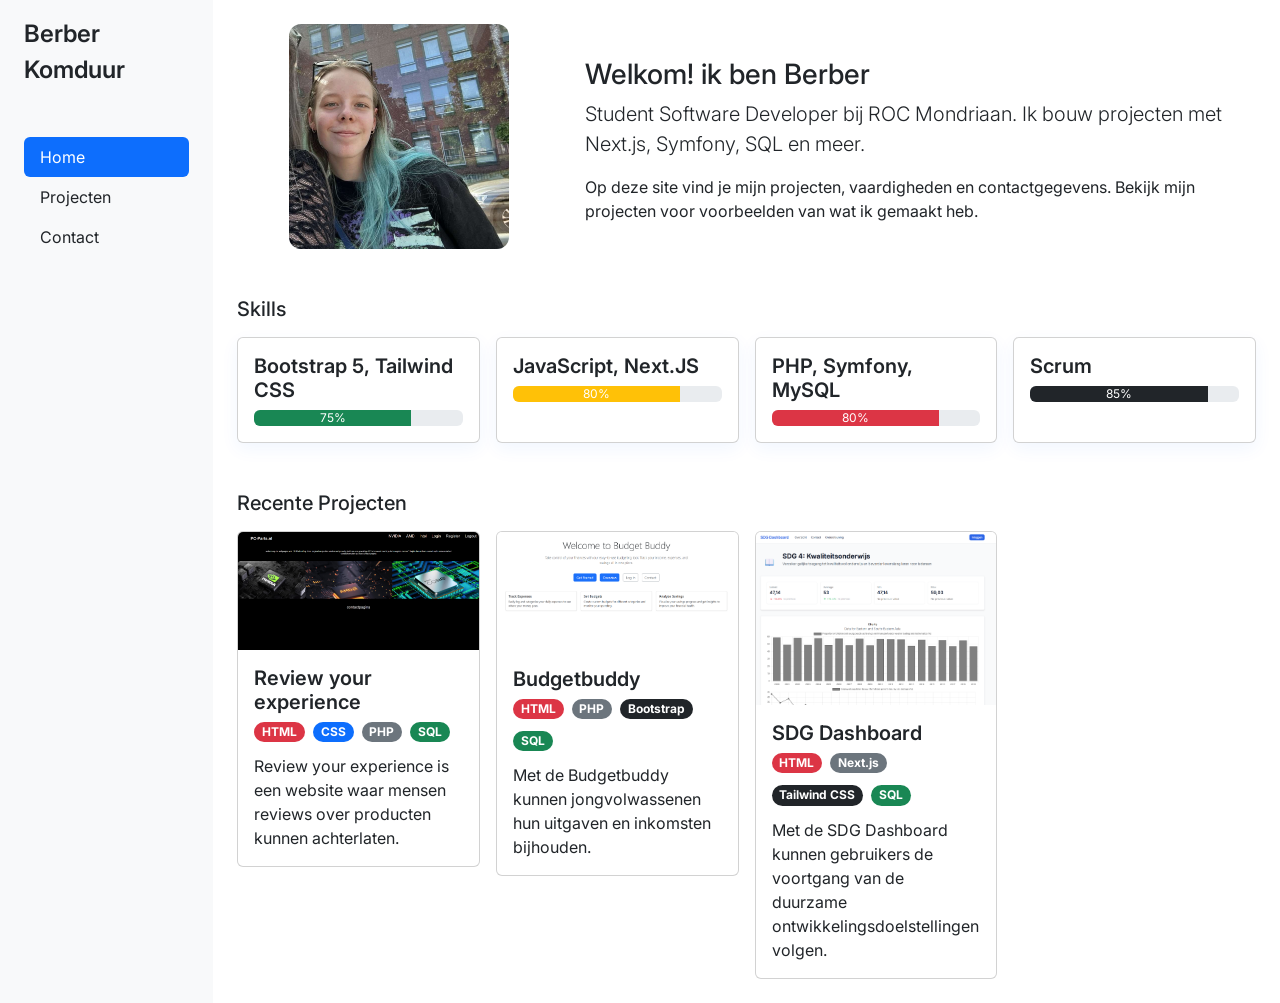
<file: index.html>
<!DOCTYPE html>
<html lang="nl">

<head>
  <meta charset="UTF-8">
  <meta name="viewport" content="width=device-width, initial-scale=1.0">
  <link href="https://cdn.jsdelivr.net/npm/bootstrap@5.3.6/dist/css/bootstrap.min.css" rel="stylesheet">
  <script src="https://cdn.jsdelivr.net/npm/bootstrap@5.3.6/dist/js/bootstrap.bundle.min.js"></script>
  <link rel="stylesheet" href="css/style.css">
  <title>Berber Komduur — Portfolio</title>
</head>

<body>
  <div class="container-fluid">
    <div class="row flex-nowrap">
      <aside class="col-auto col-md-3 col-xl-2 px-sm-2 px-0 sidebar d-none d-md-block">
        <div class="d-flex flex-column align-items-sm-start px-3 pt-3 text-dark">
          <a href="index.html" class="d-flex align-items-center mb-3 text-dark text-decoration-none">
            <span class="fs-4 fw-semibold">Berber Komduur</span>
          </a>
          <hr>
          <ul class="nav nav-pills flex-column mb-auto w-100">
            <li class="nav-item">
              <a href="index.html" class="nav-link active">Home</a>
            </li>
            <li>
              <a href="projecten.html" class="nav-link link-dark">Projecten</a>
            </li>
            <li>
              <a href="contact.html" class="nav-link link-dark">Contact</a>
            </li>
          </ul>
        </div>
      </aside>

      <main class="col py-4">
        <!-- mobile menu toggle -->
        <div class="container d-md-none mb-2">
          <button class="btn btn-outline-primary" type="button" data-bs-toggle="offcanvas" data-bs-target="#offcanvasSidebar" aria-controls="offcanvasSidebar">Menu</button>
        </div>
        <!-- offcanvas sidebar for small screens -->
        <div class="offcanvas offcanvas-start" tabindex="-1" id="offcanvasSidebar" aria-labelledby="offcanvasSidebarLabel">
          <div class="offcanvas-header">
            <h5 class="offcanvas-title" id="offcanvasSidebarLabel">Berber Komduur</h5>
            <button type="button" class="btn-close text-reset" data-bs-dismiss="offcanvas" aria-label="Close"></button>
          </div>
          <div class="offcanvas-body p-0">
            <nav class="nav nav-pills flex-column mb-0 p-3">
              <a href="index.html" class="nav-link active">Home</a>
              <a href="projecten.html" class="nav-link">Projecten</a>
              <a href="contact.html" class="nav-link">Contact</a>
            </nav>
          </div>
        </div>

        <div class="container">
          <div class="row align-items-center">
            <div class="col-lg-4 text-center mb-4">
              <img src="img/me.png" alt="Berber Komduur" class="img-fluid profile-img">
            </div>
            <div class="col-lg-8">
              <h1 class="h3 mb-2">Welkom! ik ben Berber</h1>
              <p class="lead mb-3">Student Software Developer bij ROC Mondriaan. Ik bouw projecten met Next.js, Symfony, SQL en meer.</p>
              <p>Op deze site vind je mijn projecten, vaardigheden en contactgegevens. Bekijk mijn projecten voor
                voorbeelden van wat ik gemaakt heb.</p>
            </div>
          </div>

          <section class="mt-4">
            <h5 class="h5 mb-3">Skills</h5>
            <div class="row g-3">
              <div class="col-sm-6 col-md-4 col-lg-3">
                <div class="card skill-card h-100">
                  <div class="card-body">
                    <h5 class="card-title">Bootstrap 5, Tailwind CSS</h5>
                    <div class="progress">
                      <div class="progress-bar bg-success" role="progressbar" style="width: 75%" aria-valuenow="75" aria-valuemin="0" aria-valuemax="100">75%</div>
                    </div>
                  </div>
                </div>
              </div>
              <div class="col-sm-6 col-md-4 col-lg-3">
                <div class="card skill-card h-100">
                  <div class="card-body">
                    <h5 class="card-title">JavaScript, Next.JS</h5>
                    <div class="progress">
                      <div class="progress-bar bg-warning" role="progressbar" style="width: 80%" aria-valuenow="80" aria-valuemin="0" aria-valuemax="100">80%</div>
                    </div>
                  </div>
                </div>
              </div>
              <div class="col-sm-6 col-md-4 col-lg-3">
                <div class="card skill-card h-100">
                  <div class="card-body">
                    <h5 class="card-title">PHP, Symfony, MySQL</h5>
                    <div class="progress">
                      <div class="progress-bar bg-danger" role="progressbar" style="width: 80%" aria-valuenow="80" aria-valuemin="0" aria-valuemax="100">80%</div>
                    </div>
                  </div>
                </div>
              </div>
              <div class="col-sm-6 col-md-4 col-lg-3">
                <div class="card skill-card h-100">
                  <div class="card-body">
                    <h5 class="card-title">Scrum</h5>
                    <div class="progress">
                      <div class="progress-bar bg-dark" role="progressbar" style="width: 85%" aria-valuenow="85" aria-valuemin="0" aria-valuemax="100">85%</div>
                    </div>
                  </div>
                </div>
              </div>
            </div>
          </section>

          <section class="mt-5">
            <h5 class="h5 mb-3">Recente Projecten</h5>
            <div class="row row-cols-1 row-cols-md-2 row-cols-xl-4 g-3">
              <div class="col">
                <div class="card h-auto" data-tech="html css php sql">
                  <img src="img/pcparts.PNG" class="card-img-top" alt="Review your experience">
                  <div class="card-body">
                    <h5 class="card-title">Review your experience</h5>
                    <div class="label-badges mb-2">
                      <span class="badge rounded-pill bg-danger">HTML</span>
                      <span class="badge rounded-pill bg-primary">CSS</span>
                      <span class="badge rounded-pill bg-secondary">PHP</span>
                      <span class="badge rounded-pill bg-success">SQL</span>
                    </div>
                    <p class="card-text">Review your experience is een website waar mensen reviews over producten kunnen achterlaten.

                    </p>
                  </div>
                </div>
              </div>
              <div class="col">
                <div class="card h-auto" data-tech="html php bootstrap sql">
                  <img src="img/budgetbuddy.png" class="card-img-top" alt="Budgetbuddy">
                  <div class="card-body">
                    <h5 class="card-title">Budgetbuddy</h5>
                    <div class="label-badges mb-2">
                      <span class="badge rounded-pill bg-danger">HTML</span>
                      <span class="badge rounded-pill bg-secondary">PHP</span>
                      <span class="badge rounded-pill bg-dark">Bootstrap</span>
                      <span class="badge rounded-pill bg-success">SQL</span>
                    </div>
                    <p class="card-text">Met de Budgetbuddy kunnen jongvolwassenen hun uitgaven en inkomsten bijhouden. 

                    </p>
                  </div>
                </div>
              </div>
              <div class="col">
                <div class="card h-auto" data-tech="html php sql nextjs tailwind">
                  <img src="img/sdgdashboard.png" class="card-img-top" alt="SDG Dashboard">
                  <div class="card-body">
                    <h5 class="card-title">SDG Dashboard</h5>
                    <div class="label-badges mb-2">
                      <span class="badge rounded-pill bg-danger">HTML</span>
                      <span class="badge rounded-pill bg-secondary">Next.js</span>
                      <span class="badge rounded-pill bg-dark">Tailwind CSS</span>
                      <span class="badge rounded-pill bg-success">SQL</span>
                    </div>
                    <p class="card-text">Met de SDG Dashboard kunnen gebruikers de voortgang van de duurzame ontwikkelingsdoelstellingen volgen. 

                    </p>
                  </div>
                </div>
              </div>
            </div>
          </section>
        </div>
      </main>
    </div>
  </div>
  <script src="js/main.js"></script>
</body>

</html>
</file>
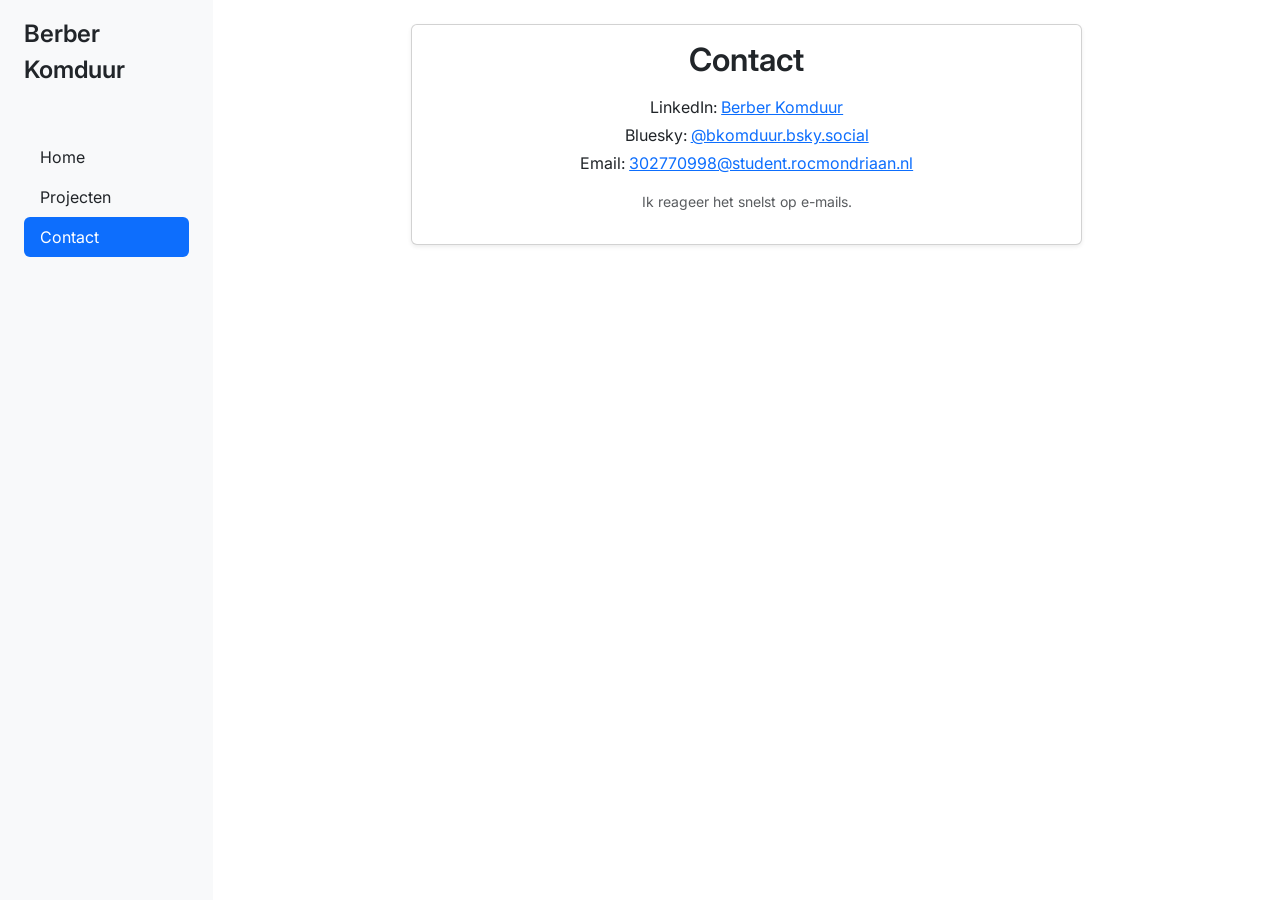
<file: contact.html>
<!DOCTYPE html>
<html lang="nl">
<head>
  <meta charset="utf-8">
  <meta name="viewport" content="width=device-width, initial-scale=1">
  <link href="https://cdn.jsdelivr.net/npm/bootstrap@5.3.6/dist/css/bootstrap.min.css" rel="stylesheet">
  <script src="https://cdn.jsdelivr.net/npm/bootstrap@5.3.6/dist/js/bootstrap.bundle.min.js"></script>
  <link rel="stylesheet" href="css/style.css">
  <title>Contact — Berber Komduur</title>
</head>
<body>
  <div class="container-fluid">
    <div class="row flex-nowrap">
      <aside class="col-auto col-md-3 col-xl-2 px-sm-2 px-0 sidebar d-none d-md-block">
        <div class="d-flex flex-column align-items-sm-start px-3 pt-3 text-dark">
          <a href="index.html" class="d-flex align-items-center mb-3 text-dark text-decoration-none"><span class="fs-4 fw-semibold">Berber Komduur</span></a>
          <hr>
          <ul class="nav nav-pills flex-column mb-auto w-100">
            <li class="nav-item"><a href="index.html" class="nav-link link-dark">Home</a></li>
            <li><a href="projecten.html" class="nav-link link-dark">Projecten</a></li>
            <li><a href="contact.html" class="nav-link active">Contact</a></li>
          </ul>
        </div>
      </aside>

      <main class="col py-4">
        <div class="container d-md-none mb-2">
          <button class="btn btn-outline-primary" type="button" data-bs-toggle="offcanvas" data-bs-target="#offcanvasSidebar" aria-controls="offcanvasSidebar">Menu</button>
        </div>
        <div class="offcanvas offcanvas-start" tabindex="-1" id="offcanvasSidebar" aria-labelledby="offcanvasSidebarLabel">
          <div class="offcanvas-header">
            <h5 class="offcanvas-title" id="offcanvasSidebarLabel">Berber Komduur</h5>
            <button type="button" class="btn-close text-reset" data-bs-dismiss="offcanvas" aria-label="Close"></button>
          </div>
          <div class="offcanvas-body p-0">
            <nav class="nav nav-pills flex-column mb-0 p-3">
              <a href="index.html" class="nav-link">Home</a>
              <a href="projecten.html" class="nav-link">Projecten</a>
              <a href="contact.html" class="nav-link active">Contact</a>
            </nav>
          </div>
        </div>

        <div class="container">
          <div class="row justify-content-center">
            <div class="col-md-8">
              <div class="card shadow-sm">
                <div class="card-body text-center">
                  <h2 class="card-title mb-3">Contact</h2>
                  <p class="mb-1">LinkedIn: <a href="https://www.linkedin.com/in/berber-komduur-772340340" target="_blank" rel="noopener">Berber Komduur</a></p>
                  <p class="mb-1">Bluesky: <a href="https://bsky.app/profile/bkomduur.bsky.social" target="_blank" rel="noopener">@bkomduur.bsky.social</a></p>
                  <p class="mb-1">Email: <a href="mailto:302770998@student.rocmondriaan.nl">302770998@student.rocmondriaan.nl</a></p>
                  <p class="text-muted small mt-3">Ik reageer het snelst op e-mails.</p>
                </div>
              </div>
            </div>
          </div>
        </div>
      </main>
    </div>
  </div>
</body>
</html>
</file>
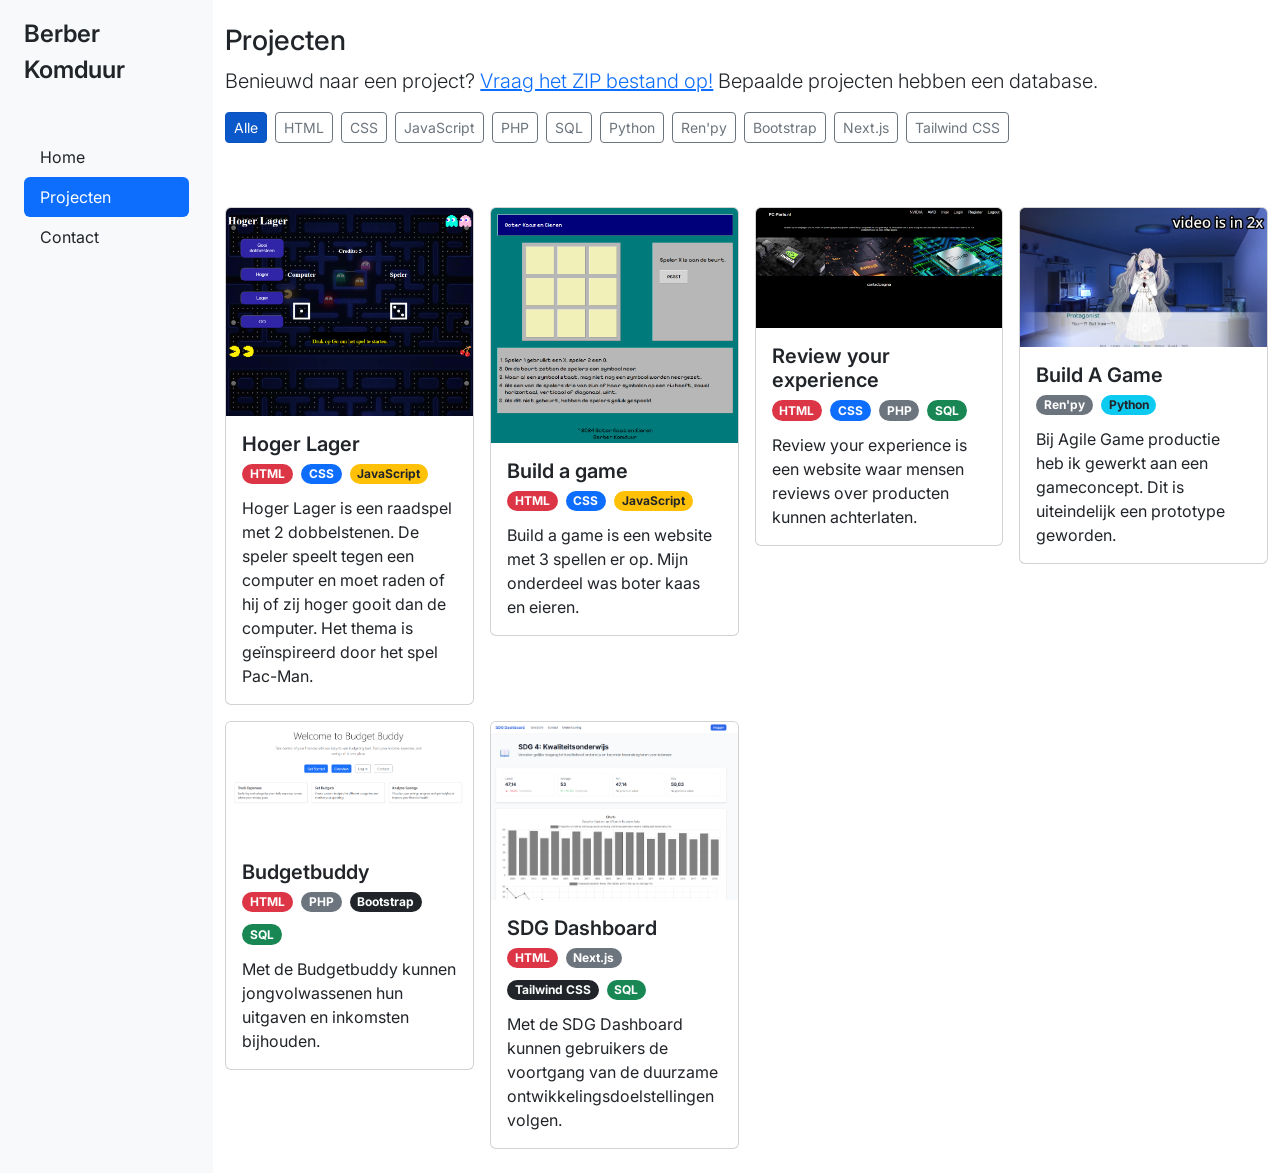
<file: projecten.html>
<!DOCTYPE html>
<html lang="nl">

<head>
  <meta charset="UTF-8">
  <meta name="viewport" content="width=device-width, initial-scale=1.0">
  <link href="https://cdn.jsdelivr.net/npm/bootstrap@5.3.6/dist/css/bootstrap.min.css" rel="stylesheet">
  <script src="https://cdn.jsdelivr.net/npm/bootstrap@5.3.6/dist/js/bootstrap.bundle.min.js"></script>
  <link rel="stylesheet" href="css/style.css">
  <title>Berber Komduur — Portfolio</title>
</head>

<body>
  <div class="container-fluid">
    <div class="row flex-nowrap">
      <aside class="col-auto col-md-3 col-xl-2 px-sm-2 px-0 sidebar d-none d-md-block">
        <div class="d-flex flex-column align-items-sm-start px-3 pt-3 text-dark">
          <a href="index.html" class="d-flex align-items-center mb-3 text-dark text-decoration-none">
            <span class="fs-4 fw-semibold">Berber Komduur</span>
          </a>
          <hr>
          <ul class="nav nav-pills flex-column mb-auto w-100">
            <li class="nav-item">
              <a href="index.html" class="nav-link link-dark">Home</a>
            </li>
            <li>
              <a href="projecten.html" class="nav-link active">Projecten</a>
            </li>
            <li>
              <a href="contact.html" class="nav-link link-dark">Contact</a>
            </li>
          </ul>
        </div>
      </aside>

      <main class="col py-4">
        <!-- mobile menu toggle -->
        <div class="container d-md-none mb-2">
          <button class="btn btn-outline-primary" type="button" data-bs-toggle="offcanvas" data-bs-target="#offcanvasSidebar" aria-controls="offcanvasSidebar">Menu</button>
        </div>
        <!-- offcanvas sidebar for small screens -->
        <div class="offcanvas offcanvas-start" tabindex="-1" id="offcanvasSidebar" aria-labelledby="offcanvasSidebarLabel">
          <div class="offcanvas-header">
            <h5 class="offcanvas-title" id="offcanvasSidebarLabel">Berber Komduur</h5>
            <button type="button" class="btn-close text-reset" data-bs-dismiss="offcanvas" aria-label="Close"></button>
          </div>
          <div class="offcanvas-body p-0">
            <nav class="nav nav-pills flex-column mb-0 p-3">
              <a href="index.html" class="nav-link active">Home</a>
              <a href="projecten.html" class="nav-link">Projecten</a>
              <a href="contact.html" class="nav-link">Contact</a>
            </nav>
          </div>
        </div>

        <div class="row align-items-center">
            <div>
              <h3 class="h3 mb-2">Projecten</h3>
              <p class="lead mb-3">Benieuwd naar een project? <a href="mailto:302770998@student.rocmondriaan.nl">Vraag het ZIP bestand op!</a> Bepaalde projecten hebben een database.</p>
              <div class="d-flex flex-wrap gap-2 mb-3" id="filterBar">
                <button class="btn btn-sm btn-outline-primary" data-filter="all">Alle</button>
                <button class="btn btn-sm btn-outline-secondary" data-filter="html">HTML</button>
                <button class="btn btn-sm btn-outline-secondary" data-filter="css">CSS</button>
                <button class="btn btn-sm btn-outline-secondary" data-filter="javascript">JavaScript</button>
                <button class="btn btn-sm btn-outline-secondary" data-filter="php">PHP</button>
                <button class="btn btn-sm btn-outline-secondary" data-filter="sql">SQL</button>
                <button class="btn btn-sm btn-outline-secondary" data-filter="python">Python</button>
                <button class="btn btn-sm btn-outline-secondary" data-filter="renpy">Ren'py</button>
                <button class="btn btn-sm btn-outline-secondary" data-filter="bootstrap">Bootstrap</button>
                <button class="btn btn-sm btn-outline-secondary" data-filter="nextjs">Next.js</button>
                <button class="btn btn-sm btn-outline-secondary" data-filter="tailwind">Tailwind CSS</button>
              </div>
            </div>
          </div>

          <section class="mt-5">
            <div class="row row-cols-1 row-cols-md-2 row-cols-xl-4 g-3">
              <div class="col">
                <div class="card h-auto" data-tech="html css javascript">
                  <img src="img/hoger_lager.png" class="card-img-top" alt="Hoger Lager">
                  <div class="card-body">
                    <h5 class="card-title">Hoger Lager</h5>
                    <div class="label-badges mb-2">
                      <span class="badge rounded-pill bg-danger">HTML</span>
                      <span class="badge rounded-pill bg-primary">CSS</span>
                      <span class="badge rounded-pill bg-warning text-dark">JavaScript</span>
                    </div>
                    <p class="card-text">Hoger Lager is een raadspel met 2 dobbelstenen. De speler speelt tegen een computer en moet raden of hij of zij hoger gooit dan de computer. Het thema is geïnspireerd door het spel Pac-Man. 

                    </p>
                  </div>
                </div>
              </div>
              <div class="col">
                <div class="card h-auto" data-tech="html css javascript">
                  <img src="img/bke.png" class="card-img-top" alt="Build a game">
                  <div class="card-body">
                    <h5 class="card-title">Build a game</h5>
                    <div class="label-badges mb-2">
                      <span class="badge rounded-pill bg-danger">HTML</span>
                      <span class="badge rounded-pill bg-primary">CSS</span>
                      <span class="badge rounded-pill bg-warning text-dark">JavaScript</span>
                    </div>
                    <p class="card-text">Build a game is een website met 3 spellen er op. Mijn onderdeel was boter kaas en eieren.

                    </p>
                  </div>
                </div>
              </div>
              <div class="col">
                <div class="card h-auto" data-tech="html css php sql">
                  <img src="img/pcparts.PNG" class="card-img-top" alt="Review your experience">
                  <div class="card-body">
                    <h5 class="card-title">Review your experience</h5>
                    <div class="label-badges mb-2">
                      <span class="badge rounded-pill bg-danger">HTML</span>
                      <span class="badge rounded-pill bg-primary">CSS</span>
                      <span class="badge rounded-pill bg-secondary">PHP</span>
                      <span class="badge rounded-pill bg-success">SQL</span>
                    </div>
                    <p class="card-text">Review your experience is een website waar mensen reviews over producten kunnen achterlaten.

                    </p>
                  </div>
                </div>
              </div>
              <div class="col">
                <div class="card h-auto" data-tech="renpy python">
                  <img src="img/gamedesign_2.PNG" class="card-img-top" alt="Build a game">
                  <div class="card-body">
                    <h5 class="card-title">Build A Game</h5>
                    <div class="label-badges mb-2">
                      <span class="badge rounded-pill bg-secondary">Ren'py</span>
                      <span class="badge rounded-pill bg-info text-dark">Python</span>
                    </div>
                    <p class="card-text">Bij Agile Game productie heb ik gewerkt aan een gameconcept. Dit is uiteindelijk een prototype geworden.

                    </p>
                  </div>
                </div>
              </div>
              <div class="col">
                <div class="card h-auto" data-tech="html php bootstrap sql">
                  <img src="img/budgetbuddy.png" class="card-img-top" alt="Budgetbuddy">
                  <div class="card-body">
                    <h5 class="card-title">Budgetbuddy</h5>
                    <div class="label-badges mb-2">
                      <span class="badge rounded-pill bg-danger">HTML</span>
                      <span class="badge rounded-pill bg-secondary">PHP</span>
                      <span class="badge rounded-pill bg-dark">Bootstrap</span>
                      <span class="badge rounded-pill bg-success">SQL</span>
                    </div>
                    <p class="card-text">Met de Budgetbuddy kunnen jongvolwassenen hun uitgaven en inkomsten bijhouden. 

                    </p>
                  </div>
                </div>
              </div>
              <div class="col">
                <div class="card h-auto" data-tech="html php sql nextjs tailwind">
                  <img src="img/sdgdashboard.png" class="card-img-top" alt="SDG Dashboard">
                  <div class="card-body">
                    <h5 class="card-title">SDG Dashboard</h5>
                    <div class="label-badges mb-2">
                      <span class="badge rounded-pill bg-danger">HTML</span>
                      <span class="badge rounded-pill bg-secondary">Next.js</span>
                      <span class="badge rounded-pill bg-dark">Tailwind CSS</span>
                      <span class="badge rounded-pill bg-success">SQL</span>
                    </div>
                    <p class="card-text">Met de SDG Dashboard kunnen gebruikers de voortgang van de duurzame ontwikkelingsdoelstellingen volgen. 

                    </p>
                  </div>
                </div>
              </div>
            </div>
          </section>
        </div>
      </main>
    </div>
  </div>
  <script src="js/main.js"></script>
</body>

</html>
</file>
<file: css/style.css>
@import url('https://fonts.googleapis.com/css2?family=Inter:wght@300;400;600;700&display=swap');

/* Global typography and layout */
body {
  font-family: 'Inter', system-ui, -apple-system, 'Segoe UI', Roboto, 'Helvetica Neue', Arial;
  color: #212529;
}

/* Sidebar */
.sidebar {
  min-height: 100vh;
  background: #f8f9fa;
}

.nav-link.active {
  background-color: #0d6efd;
  color: #fff !important;
}

/* Profile image */
.profile-img {
  max-width: 220px;
  border-radius: 12px;
}

/* Skill cards */
.skill-card {
  box-shadow: 0 6px 18px rgba(13,110,253,0.06);
}

/* Images responsive fallback */
img {
  max-width: 100%;
  height: auto;
}

/* Small tweaks */
.card-title { font-weight: 600; }

/* Badge group spacing for Bootstrap badges */
.label-badges { display: flex; gap: 0.5rem; flex-wrap: wrap; align-items: center; }
.label-badges .badge { margin-bottom: 0.25rem; }
</file>
